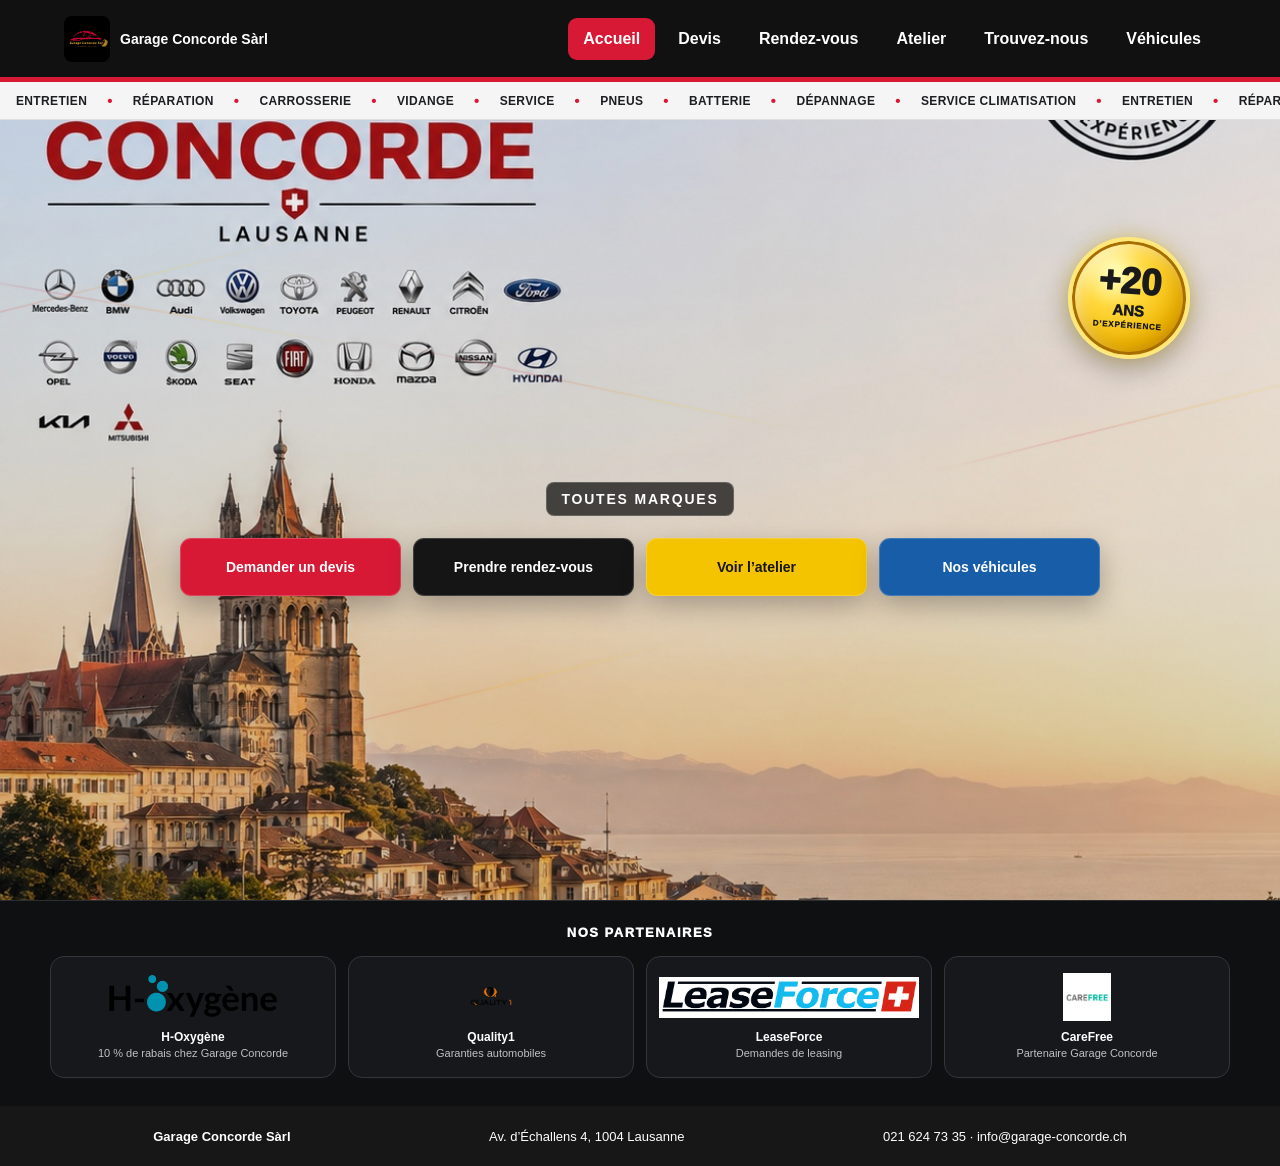
<file: index.html>
<!doctype html>
<html lang="fr"><head><meta charset="utf-8"><meta name="viewport" content="width=device-width,initial-scale=1">
<title>Garage Concorde Sàrl | Lausanne</title><link rel="stylesheet" href="styles.css"></head>
<body>
<header class="site-header">
  <a class="brand" href="index.html"><img src="logo.jpeg" alt="Garage Concorde"><span>Garage Concorde Sàrl</span></a>
  <nav><a class="active" href="index.html">Accueil</a><a href="devis.html">Devis</a><a href="rendez-vous.html">Rendez-vous</a><a href="atelier.html">Atelier</a><a href="trouvez-nous.html">Trouvez-nous</a><a href="https://www.autoscout24.ch/fr/s/seller-1173342" target="_blank" rel="noopener">Véhicules</a></nav>
</header>

<div class="service-ticker-v16" aria-label="Prestations">
  <div class="ticker-track-v16">
    <span>Entretien</span><i>•</i><span>Réparation</span><i>•</i><span>Carrosserie</span><i>•</i>
    <span>Vidange</span><i>•</i><span>Service</span><i>•</i><span>Pneus</span><i>•</i>
    <span>Batterie</span><i>•</i><span>Dépannage</span><i>•</i><span>Service climatisation</span><i>•</i>
    <span>Entretien</span><i>•</i><span>Réparation</span><i>•</i><span>Carrosserie</span><i>•</i>
    <span>Vidange</span><i>•</i><span>Service</span><i>•</i><span>Pneus</span><i>•</i>
    <span>Batterie</span><i>•</i><span>Dépannage</span><i>•</i><span>Service climatisation</span>
  </div>
</div>




<main class="home-v15">
  <section class="hero-v15">
    <div class="hero-photo-v15" aria-hidden="true"></div>

    <div class="spark-lines" aria-hidden="true">
      <span class="spark s1"></span>
      <span class="spark s2"></span>
      <span class="spark s3"></span>
      <span class="spark s4"></span>
      <span class="spark s5"></span>
    </div>

    <div class="experience-badge-v15" aria-label="Plus de 20 ans d'expérience">
      <span class="plus">+20</span>
      <span class="years">ANS</span>
      <small>D’EXPÉRIENCE</small>
    </div>

    <div class="hero-content-v15">
      <div class="small-title-v15">TOUTES MARQUES</div>

      <div class="main-actions-v15">
        <a class="main-btn-v15 red" href="devis.html">Demander un devis</a>
        <a class="main-btn-v15 black" href="rendez-vous.html">Prendre rendez-vous</a>
        <a class="main-btn-v15 gold" href="atelier.html">Voir l’atelier</a>
        <a class="main-btn-v15 blue" href="https://www.autoscout24.ch/fr/s/seller-1173342" target="_blank" rel="noopener">Nos véhicules</a>
      </div>
    </div>
  </section>

<section class="partners-section-v16">
  <div class="partners-inner-v16">
    <div class="partners-title-v16">NOS PARTENAIRES</div>
    <div class="partner-grid-v16">
      <div class="partner-card-v16">
        <img src="h-oxygene.png" alt="H-Oxygène">
        <p><strong>H-Oxygène</strong><br><span>10 % de rabais chez Garage Concorde</span></p>
      </div>
      <div class="partner-card-v16">
        <img src="quality1.png" alt="Quality1">
        <p><strong>Quality1</strong><br><span>Garanties automobiles</span></p>
      </div>
      <div class="partner-card-v16">
        <img src="leaseforce.png" alt="LeaseForce">
        <p><strong>LeaseForce</strong><br><span>Demandes de leasing</span></p>
      </div>
      <div class="partner-card-v16">
        <img src="carefree.png" alt="CareFree">
        <p><strong>CareFree</strong><br><span>Partenaire Garage Concorde</span></p>
      </div>
    </div>
  </div>
</section>

</main>



<footer><b>Garage Concorde Sàrl</b><span>Av. d’Échallens 4, 1004 Lausanne</span><span>021 624 73 35 · info@garage-concorde.ch</span></footer>
</body></html>
</file>
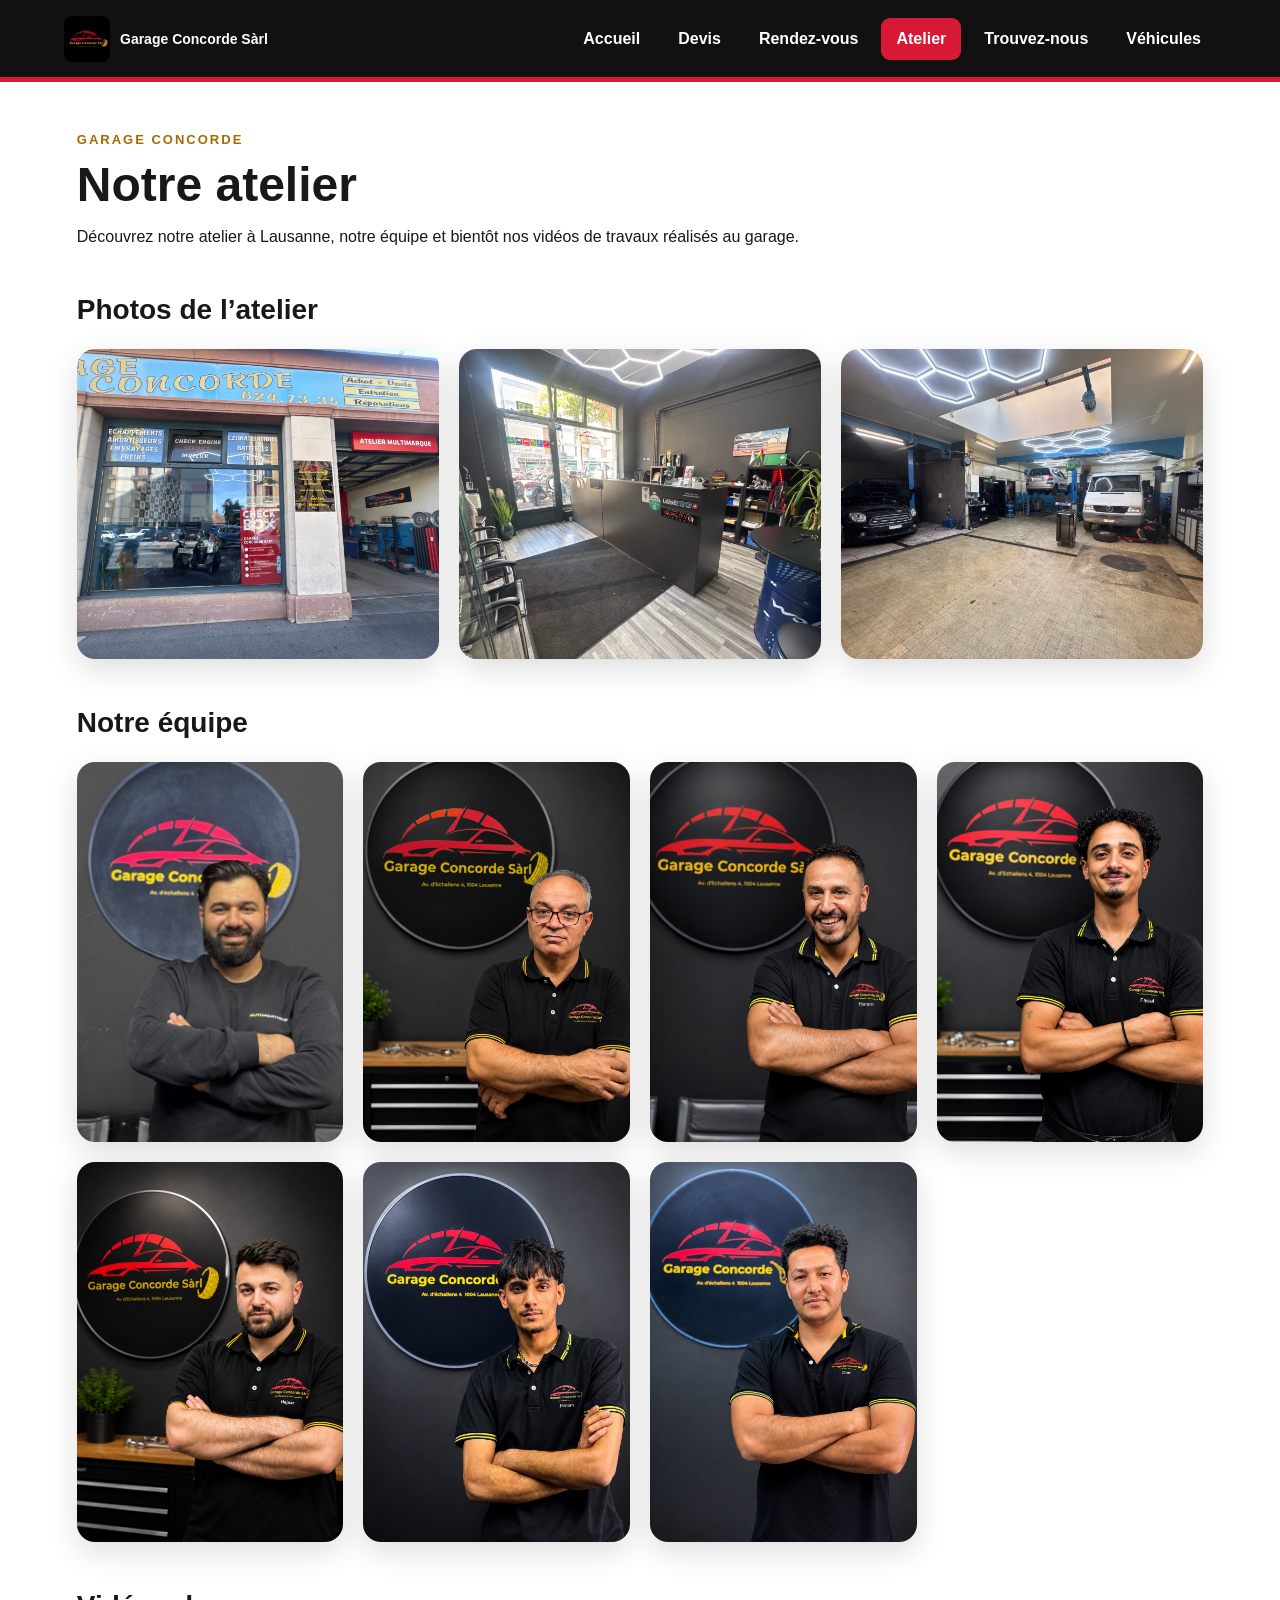
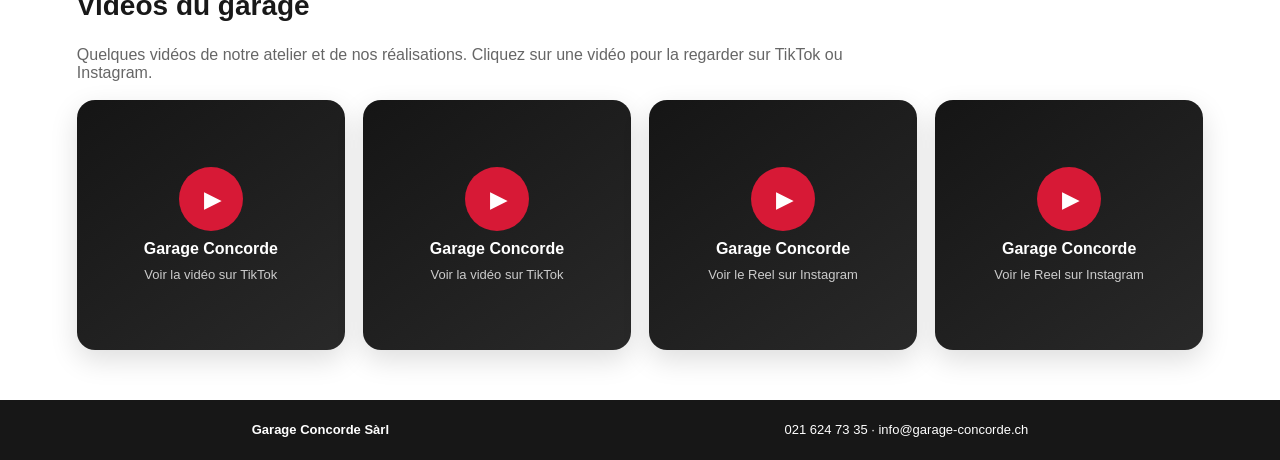
<file: atelier.html>
<!doctype html>
<html lang="fr"><head><meta charset="utf-8"><meta name="viewport" content="width=device-width,initial-scale=1">
<title>Atelier | Garage Concorde</title><link rel="stylesheet" href="styles.css"></head><body>
<header class="site-header">
<a class="brand" href="index.html"><img src="logo.jpeg" alt="Garage Concorde"><span>Garage Concorde Sàrl</span></a>
<nav><a href="index.html">Accueil</a><a href="devis.html">Devis</a><a href="rendez-vous.html">Rendez-vous</a><a class="active" href="atelier.html">Atelier</a><a href="trouvez-nous.html">Trouvez-nous</a><a href="https://www.autoscout24.ch/fr/s/seller-1173342" target="_blank" rel="noopener">Véhicules</a></nav>
</header>

<main class="page">
<section>
<div class="kicker">GARAGE CONCORDE</div>
<h1>Notre atelier</h1>
<p>Découvrez notre atelier à Lausanne, notre équipe et bientôt nos vidéos de travaux réalisés au garage.</p>

<h2>Photos de l’atelier</h2>
<div class="gallery workshop">
<img src="atelier_exterieur.jpeg" alt="Extérieur Garage Concorde">
<img src="reception.jpeg" alt="Réception Garage Concorde">
<img src="atelier_interieur.jpeg" alt="Atelier Garage Concorde">
</div>

<h2>Notre équipe</h2>
<div class="gallery team">
<img src="equipe1.jpeg" alt="Équipe Garage Concorde">
<img src="equipe2.jpeg" alt="Équipe Garage Concorde">
<img src="equipe3.jpeg" alt="Équipe Garage Concorde">
<img src="equipe4.jpeg" alt="Équipe Garage Concorde">
<img src="equipe5.jpeg" alt="Équipe Garage Concorde">
<img src="equipe6.jpeg" alt="Équipe Garage Concorde">
<img src="equipe7.jpeg" alt="Équipe Garage Concorde">
</div>

<h2>Vidéos du garage</h2>
<p class="video-note">Quelques vidéos de notre atelier et de nos réalisations. Cliquez sur une vidéo pour la regarder sur TikTok ou Instagram.</p>
<div class="video-grid social-videos">
  <a class="video-placeholder social-card" href="https://vm.tiktok.com/ZN8NX8Mjj/" target="_blank" rel="noopener">
    <div class="play">▶</div><b>Garage Concorde</b><span>Voir la vidéo sur TikTok</span>
  </a>
  <a class="video-placeholder social-card" href="https://vm.tiktok.com/ZN8NXe5bf/" target="_blank" rel="noopener">
    <div class="play">▶</div><b>Garage Concorde</b><span>Voir la vidéo sur TikTok</span>
  </a>
  <a class="video-placeholder social-card" href="https://www.instagram.com/reel/DZ7Iu7CMooi/?igsi=MWtneWdhbWY5dnN4eQ==" target="_blank" rel="noopener">
    <div class="play">▶</div><b>Garage Concorde</b><span>Voir le Reel sur Instagram</span>
  </a>
  <a class="video-placeholder social-card" href="https://www.instagram.com/reel/DYmOgGfsqbK/?igsi=bDZkdmNtcnhhYTBz" target="_blank" rel="noopener">
    <div class="play">▶</div><b>Garage Concorde</b><span>Voir le Reel sur Instagram</span>
  </a>
</div>
</section>
</main>

<footer><b>Garage Concorde Sàrl</b><span>021 624 73 35 · info@garage-concorde.ch</span></footer>
</body></html>
</file>
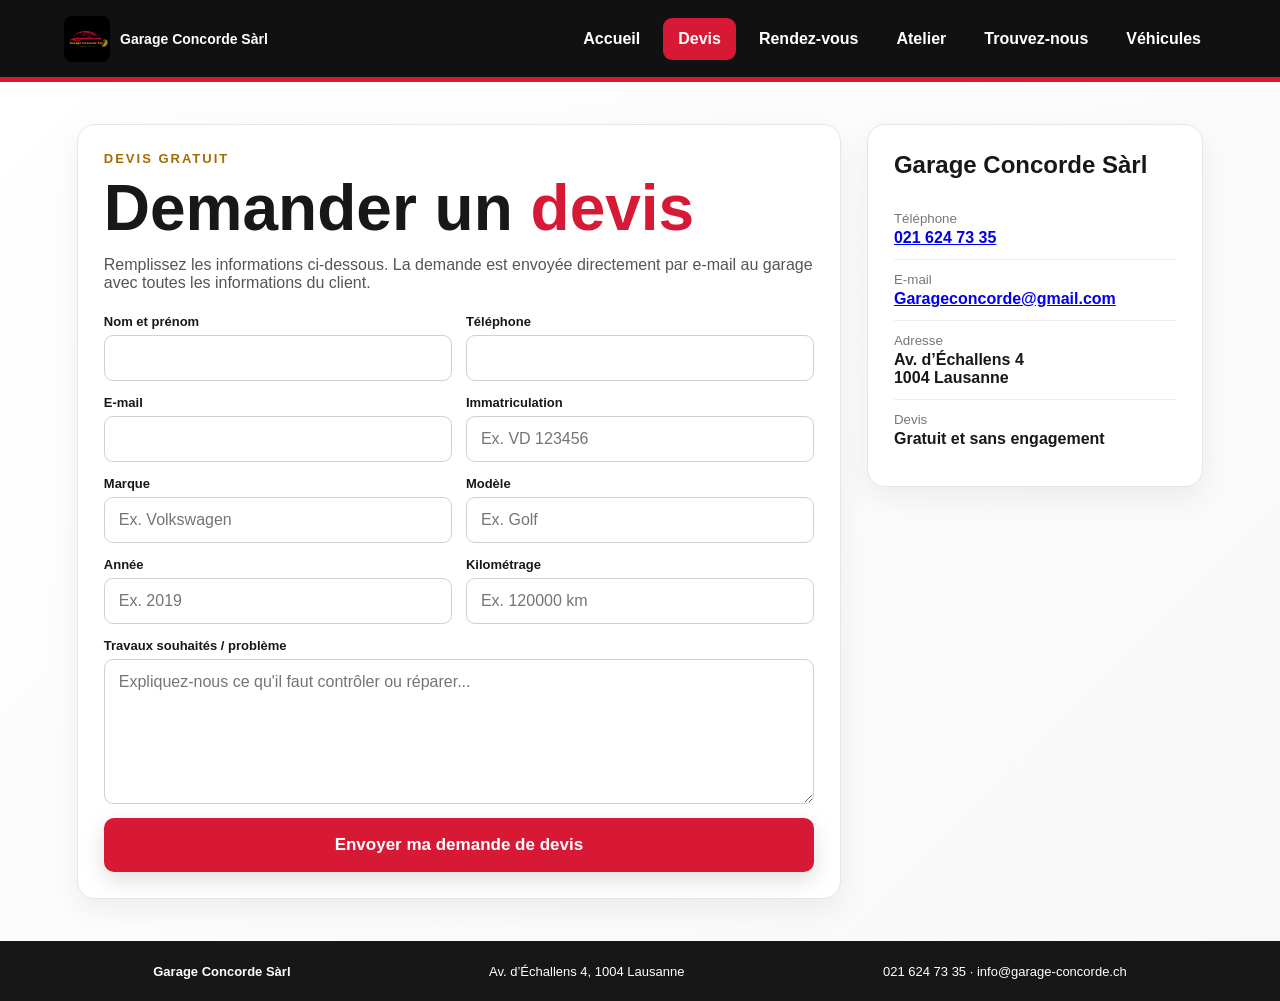
<file: devis.html>
<!doctype html>
<html lang="fr">
<head>
<meta charset="utf-8">
<meta name="viewport" content="width=device-width,initial-scale=1">
<title>Devis | Garage Concorde Sàrl</title>
<link rel="stylesheet" href="styles.css">
<style>
.quote-wrap{min-height:calc(100vh - 142px);padding:42px max(6vw,25px);background:linear-gradient(135deg,#fff,#f8f8f8)}
.quote-grid{display:grid;grid-template-columns:minmax(0,1.25fr) minmax(280px,.55fr);gap:26px;align-items:start}
.quote-card,.info-card{background:#fff;border:1px solid #e6e6e6;border-radius:18px;box-shadow:0 10px 30px #00000010;padding:26px}
.quote-card h1{font-size:clamp(40px,5vw,64px);margin:0 0 10px;line-height:1}
.quote-card h1 span{color:#d71936}
.quote-card>p{color:#555;max-width:720px}
.form-grid{display:grid;grid-template-columns:1fr 1fr;gap:14px;margin-top:22px}
.field{display:flex;flex-direction:column;gap:6px}
.field.full{grid-column:1/-1}
.field label{font-weight:800;font-size:13px}
.field input,.field textarea,.field select{width:100%;padding:13px 14px;border:1px solid #cfd1d5;border-radius:9px;background:#fff;font:inherit}
.field textarea{min-height:145px;resize:vertical}
.submit{width:100%;border:0;cursor:pointer}
.info-card h2{margin-top:0}
.info-line{padding:12px 0;border-bottom:1px solid #eee}
.info-line:last-child{border-bottom:0}
.info-line small{display:block;color:#777;margin-bottom:3px}
@media(max-width:820px){.quote-grid{grid-template-columns:1fr}.form-grid{grid-template-columns:1fr}.field.full{grid-column:auto}}
</style>
</head>
<body>
<header class="site-header">
  <a class="brand" href="index.html"><img src="logo.jpeg" alt="Garage Concorde"><span>Garage Concorde Sàrl</span></a>
  <nav><a href="index.html">Accueil</a><a class="active" href="devis.html">Devis</a><a href="rendez-vous.html">Rendez-vous</a><a href="atelier.html">Atelier</a><a href="trouvez-nous.html">Trouvez-nous</a><a href="https://www.autoscout24.ch/fr/s/seller-1173342" target="_blank" rel="noopener">Véhicules</a></nav>
</header>

<main class="quote-wrap">
<div class="quote-grid">
<section class="quote-card">
  <div class="kicker">DEVIS GRATUIT</div>
  <h1>Demander un <span>devis</span></h1>
  <p>Remplissez les informations ci-dessous. La demande est envoyée directement par e-mail au garage avec toutes les informations du client.</p>

  <form action="https://formsubmit.co/Garageconcorde@gmail.com" method="POST">
    <input type="hidden" name="_subject" value="Nouvelle demande de devis - Garage Concorde">
    <input type="hidden" name="_template" value="table">
    <input type="hidden" name="_captcha" value="false">
    <input type="hidden" name="_autoresponse" value="Bonjour, nous avons bien reçu votre demande de devis. Notre équipe va l'examiner et vous contactera dans les meilleurs délais. Garage Concorde Sàrl - Av. d'Échallens 4, 1004 Lausanne - 021 624 73 35 - info@garage-concorde.ch">
    <input type="hidden" name="_next" value="https://garage-concorde-ch-lausanne.vercel.app/devis.html?envoye=1">
    <div class="form-grid">
      <div class="field"><label>Nom et prénom</label><input name="Nom et prénom" required></div>
      <div class="field"><label>Téléphone</label><input name="Téléphone" type="tel" required></div>
      <div class="field"><label>E-mail</label><input name="email" type="email" required></div>
      <div class="field"><label>Immatriculation</label><input name="Immatriculation" placeholder="Ex. VD 123456"></div>
      <div class="field"><label>Marque</label><input name="Marque" placeholder="Ex. Volkswagen"></div>
      <div class="field"><label>Modèle</label><input name="Modèle" placeholder="Ex. Golf"></div>
      <div class="field"><label>Année</label><input name="Année" placeholder="Ex. 2019"></div>
      <div class="field"><label>Kilométrage</label><input name="Kilométrage" placeholder="Ex. 120000 km"></div>
      <div class="field full"><label>Travaux souhaités / problème</label><textarea name="Travaux / problème" required placeholder="Expliquez-nous ce qu'il faut contrôler ou réparer..."></textarea></div>
      <div class="field full"><button class="big red submit" type="submit">Envoyer ma demande de devis</button></div>
    </div>
  </form>
</section>

<aside class="info-card">
  <h2>Garage Concorde Sàrl</h2>
  <div class="info-line"><small>Téléphone</small><b><a href="tel:+41216247335">021 624 73 35</a></b></div>
  <div class="info-line"><small>E-mail</small><b><a href="mailto:info@garage-concorde.ch">Garageconcorde@gmail.com</a></b></div>
  <div class="info-line"><small>Adresse</small><b>Av. d’Échallens 4<br>1004 Lausanne</b></div>
  <div class="info-line"><small>Devis</small><b>Gratuit et sans engagement</b></div>
</aside>
</div>
</main>

<footer><b>Garage Concorde Sàrl</b><span>Av. d’Échallens 4, 1004 Lausanne</span><span>021 624 73 35 · info@garage-concorde.ch</span></footer>


<script>
const params = new URLSearchParams(window.location.search);
if (params.get('envoye') === '1') {
  const box = document.getElementById('successMessage');
  if (box) {
    box.style.display = 'block';
    box.scrollIntoView({behavior:'smooth', block:'center'});
  }
}
</script>
</body>
</html>
</file>
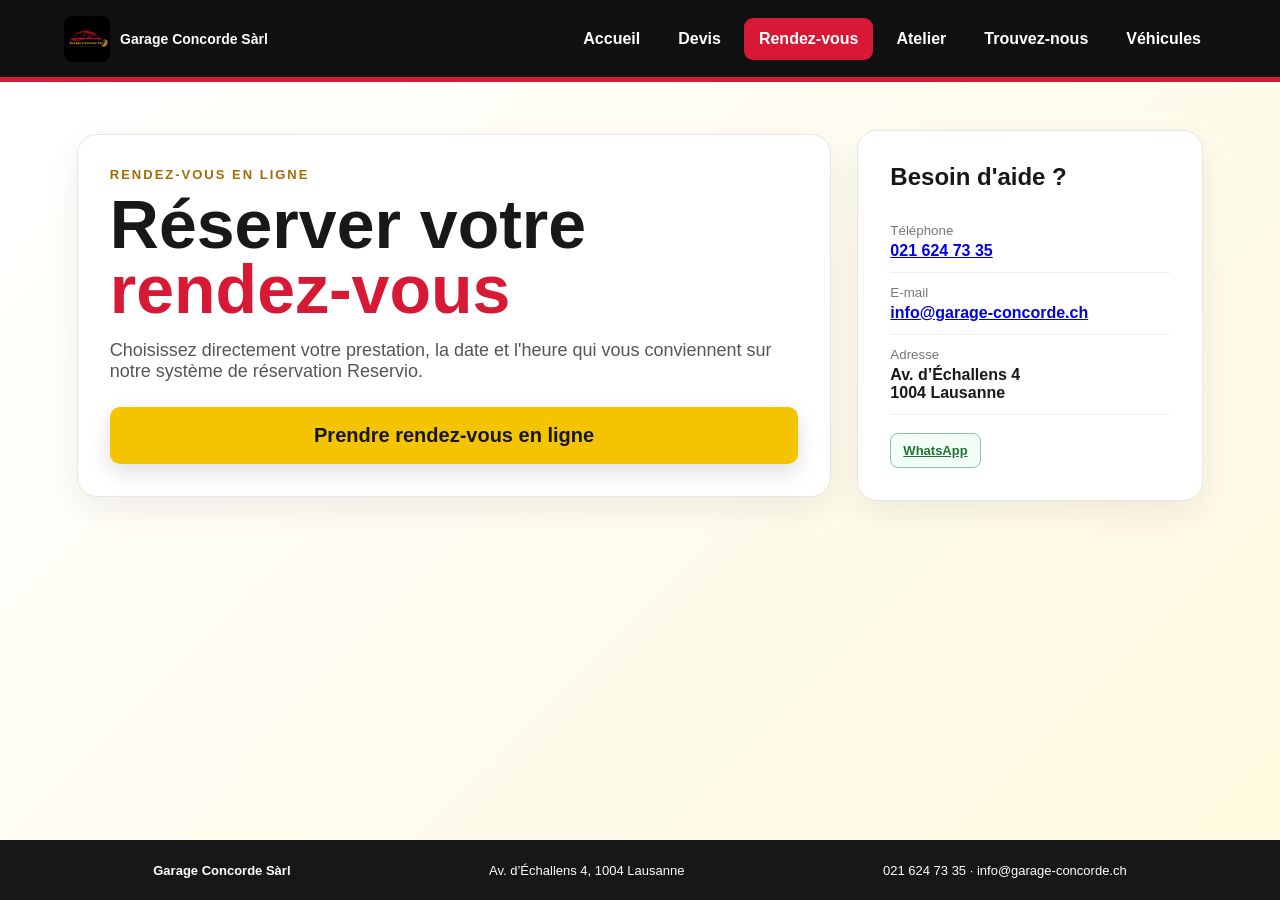
<file: rendez-vous.html>
<!doctype html>
<html lang="fr">
<head>
<meta charset="utf-8">
<meta name="viewport" content="width=device-width,initial-scale=1">
<title>Rendez-vous | Garage Concorde Sàrl</title>
<link rel="stylesheet" href="styles.css">
<style>
.booking-wrap{min-height:calc(100vh - 142px);padding:48px max(6vw,25px);background:linear-gradient(135deg,#fff,#fff9df)}
.booking-grid{display:grid;grid-template-columns:minmax(0,1.2fr) minmax(280px,.55fr);gap:26px;align-items:center}
.booking-card,.contact-card{background:#fff;border:1px solid #e6e6e6;border-radius:20px;box-shadow:0 12px 34px #00000012;padding:32px}
.booking-card h1{font-size:clamp(42px,5.5vw,68px);line-height:.96;margin:8px 0 18px}
.booking-card h1 span{color:#d71936}
.booking-card p{font-size:18px;color:#555;max-width:700px}
.reserve-btn{display:block;width:100%;text-align:center;margin-top:25px;font-size:20px}
.contact-card h2{margin-top:0}
.contact-row{padding:12px 0;border-bottom:1px solid #eee}
.contact-row:last-child{border-bottom:0}
.contact-row small{display:block;color:#777;margin-bottom:4px}
.wa-small{display:inline-block;margin-top:18px;padding:9px 12px;border:1px solid #8bc79c;border-radius:8px;color:#1f7435;background:#f3fff6;font-size:13px;font-weight:800}
@media(max-width:820px){.booking-grid{grid-template-columns:1fr}.booking-card,.contact-card{padding:24px}.reserve-btn{font-size:17px}}
</style>
</head>
<body>
<header class="site-header">
  <a class="brand" href="index.html"><img src="logo.jpeg" alt="Garage Concorde"><span>Garage Concorde Sàrl</span></a>
  <nav><a href="index.html">Accueil</a><a href="devis.html">Devis</a><a class="active" href="rendez-vous.html">Rendez-vous</a><a href="atelier.html">Atelier</a><a href="trouvez-nous.html">Trouvez-nous</a><a href="https://www.autoscout24.ch/fr/s/seller-1173342" target="_blank" rel="noopener">Véhicules</a></nav>
</header>

<main class="booking-wrap">
<div class="booking-grid">
<section class="booking-card">
  <div class="kicker">RENDEZ-VOUS EN LIGNE</div>
  <h1>Réserver votre <span>rendez-vous</span></h1>
  <p>Choisissez directement votre prestation, la date et l'heure qui vous conviennent sur notre système de réservation Reservio.</p>
  <a class="big gold reserve-btn" target="_blank" rel="noopener" href="https://garage-concorde-sarl.reservio.com/booking">Prendre rendez-vous en ligne</a>
</section>

<aside class="contact-card">
  <h2>Besoin d'aide ?</h2>
  <div class="contact-row"><small>Téléphone</small><b><a href="tel:+41216247335">021 624 73 35</a></b></div>
  <div class="contact-row"><small>E-mail</small><b><a href="mailto:info@garage-concorde.ch">info@garage-concorde.ch</a></b></div>
  <div class="contact-row"><small>Adresse</small><b>Av. d’Échallens 4<br>1004 Lausanne</b></div>
  <a class="wa-small" target="_blank" rel="noopener" href="https://wa.me/41766165299">WhatsApp</a>
</aside>
</div>
</main>

<footer><b>Garage Concorde Sàrl</b><span>Av. d’Échallens 4, 1004 Lausanne</span><span>021 624 73 35 · info@garage-concorde.ch</span></footer>
</body>
</html>
</file>
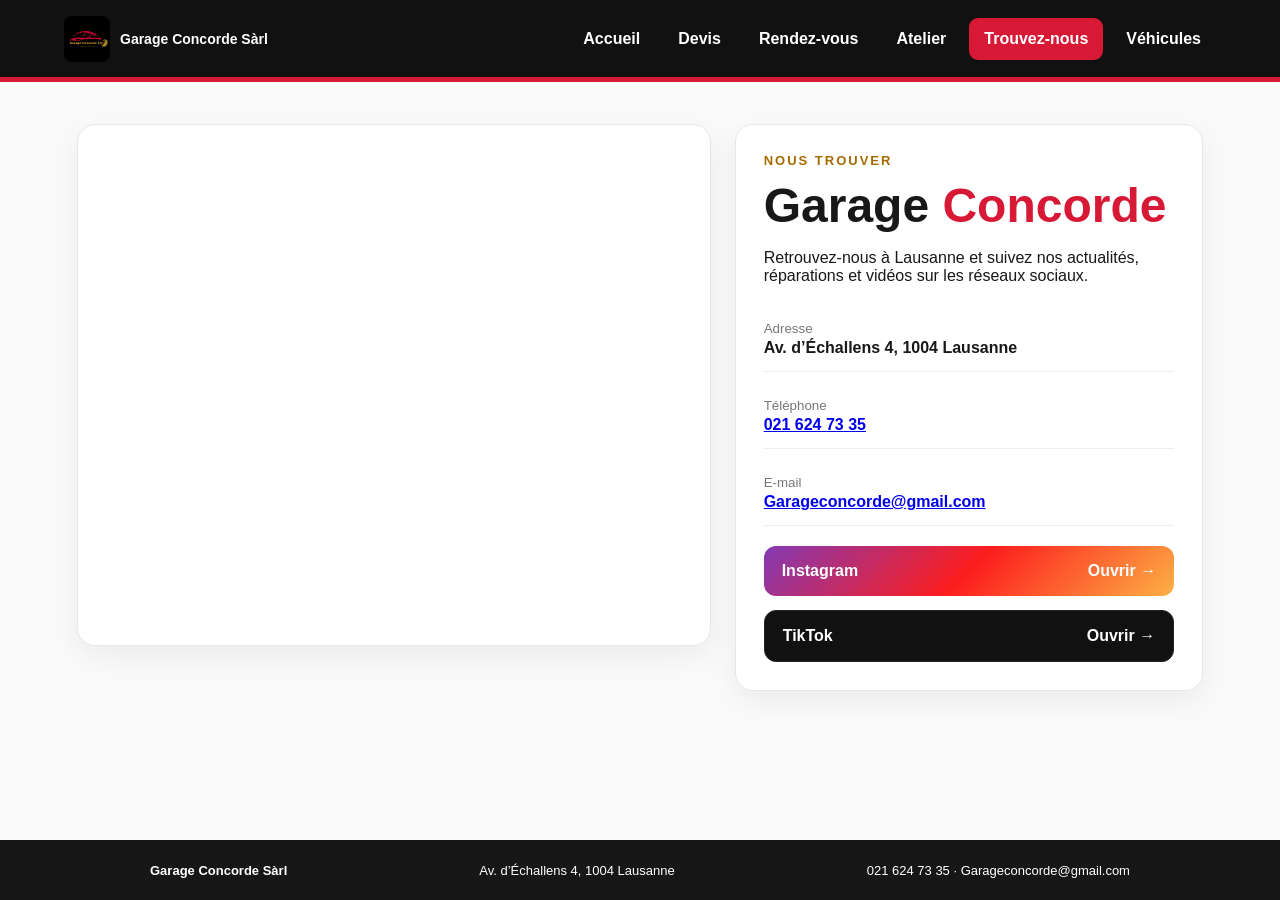
<file: trouvez-nous.html>
<!doctype html>
<html lang="fr"><head><meta charset="utf-8"><meta name="viewport" content="width=device-width,initial-scale=1">
<title>Trouvez-nous | Garage Concorde Sàrl</title><link rel="stylesheet" href="styles.css">
<style>
.find-wrap{min-height:calc(100vh - 142px);padding:42px max(6vw,25px);background:#fafafa}
.find-grid{display:grid;grid-template-columns:1.15fr .85fr;gap:24px;align-items:start}
.map-card,.social-card-box{background:#fff;border:1px solid #e7e7e7;border-radius:18px;box-shadow:0 10px 30px #00000010;overflow:hidden}
.map-card iframe{width:100%;height:520px;border:0;display:block}
.social-card-box{padding:28px}
.social-links{display:grid;gap:14px;margin-top:20px}
.social-link{display:flex;align-items:center;justify-content:space-between;padding:16px 18px;border-radius:12px;font-weight:900;text-decoration:none}
.insta{background:linear-gradient(135deg,#833ab4,#fd1d1d,#fcb045);color:#fff}
.tiktok{background:#111;color:#fff;border:1px solid #222}
.find-info{margin-top:22px;display:grid;gap:12px}
.find-info div{padding:14px 0;border-bottom:1px solid #eee}
.find-info small{display:block;color:#777;margin-bottom:3px}
@media(max-width:850px){.find-grid{grid-template-columns:1fr}.map-card iframe{height:360px}}
</style></head><body>
<header class="site-header">
<a class="brand" href="index.html"><img src="logo.jpeg" alt="Garage Concorde"><span>Garage Concorde Sàrl</span></a>
<nav><a href="index.html">Accueil</a><a href="devis.html">Devis</a><a href="rendez-vous.html">Rendez-vous</a><a href="atelier.html">Atelier</a><a class="active" href="trouvez-nous.html">Trouvez-nous</a><a href="https://www.autoscout24.ch/fr/s/seller-1173342" target="_blank" rel="noopener">Véhicules</a></nav>
</header>

<main class="find-wrap">
<div class="find-grid">
<section class="map-card">
<iframe src="https://www.google.com/maps?q=Garage%20Concorde%20S%C3%A0rl%2C%20Av.%20d%27%C3%89challens%204%2C%201004%20Lausanne&output=embed" loading="lazy" referrerpolicy="no-referrer-when-downgrade" title="Carte Garage Concorde"></iframe>
</section>

<aside class="social-card-box">
<div class="kicker">NOUS TROUVER</div>
<h1 style="font-size:48px;margin:8px 0 12px">Garage <span style="color:#d71936">Concorde</span></h1>
<p>Retrouvez-nous à Lausanne et suivez nos actualités, réparations et vidéos sur les réseaux sociaux.</p>

<div class="find-info">
<div><small>Adresse</small><b>Av. d’Échallens 4, 1004 Lausanne</b></div>
<div><small>Téléphone</small><b><a href="tel:+41216247335">021 624 73 35</a></b></div>
<div><small>E-mail</small><b><a href="mailto:Garageconcorde@gmail.com">Garageconcorde@gmail.com</a></b></div>
</div>

<div class="social-links">
<a class="social-link insta" href="https://www.instagram.com/garageconcorde?igsi=ZG5kdzBwaTA3NW8z&utm_source=qr" target="_blank" rel="noopener"><span>Instagram</span><span>Ouvrir →</span></a>
<a class="social-link tiktok" href="https://www.tiktok.com/@garage_concorde?_r=1&_t=ZN-99CX6fC4UCs" target="_blank" rel="noopener"><span>TikTok</span><span>Ouvrir →</span></a>
</div>
</aside>
</div>
</main>

<footer><b>Garage Concorde Sàrl</b><span>Av. d’Échallens 4, 1004 Lausanne</span><span>021 624 73 35 · Garageconcorde@gmail.com</span></footer>
</body></html>
</file>
<file: styles.css>
*{box-sizing:border-box}html,body{margin:0;font-family:Arial,Helvetica,sans-serif;color:#181818;background:#fff}
.site-header{height:82px;display:flex;align-items:center;justify-content:space-between;padding:0 max(5vw,22px);background:#111;border-bottom:5px solid #d71936;position:relative;z-index:10}
.brand{display:flex;align-items:center;gap:10px;text-decoration:none;color:#fff;font-weight:800;font-size:14px}.brand img{width:46px;height:46px;object-fit:contain;border-radius:8px}.brand span{white-space:nowrap}
nav{display:flex;gap:8px}nav a{color:#fff;text-decoration:none;font-weight:800;padding:12px 15px;border-radius:9px;transition:.2s}nav a:hover,nav a.active{background:#d71936}
.home{min-height:calc(100vh - 142px);overflow:hidden}.hero{min-height:calc(100vh - 142px);position:relative;display:grid;grid-template-columns:minmax(0,1.4fr) minmax(240px,.6fr);gap:45px;align-items:center;padding:48px max(6vw,25px);background:linear-gradient(125deg,#fff 0%,#fff 60%,#fff8e5 100%)}
.hero-copy{position:relative;z-index:2;max-width:850px}.kicker{font-size:13px;letter-spacing:2px;color:#a66b00;font-weight:900;margin-bottom:10px}.hero h1{font-size:clamp(42px,6.2vw,88px);line-height:.9;margin:0 0 22px;font-weight:950;letter-spacing:-3px}.hero h1 span{display:block;color:#d71936}.hero p{font-size:clamp(16px,1.4vw,20px);line-height:1.55;max-width:760px}
.features{display:grid;grid-template-columns:repeat(2,minmax(160px,1fr));gap:10px;margin:25px 0}.features b{padding:13px 15px;background:#fff;border:1px solid #eee;border-radius:10px;box-shadow:0 6px 18px #0000000c}
.actions{display:flex;gap:12px;flex-wrap:wrap;margin-top:25px}.big{font-size:17px;font-weight:900;padding:17px 22px;border-radius:10px;text-decoration:none;box-shadow:0 8px 22px #0002;transition:.2s}.big:hover{transform:translateY(-2px)}.red{background:#d71936;color:#fff}.dark{background:#171717;color:#fff}.gold{background:#f5c400;color:#171717}
.promo{position:relative;z-index:2;display:flex;justify-content:center}.promo img{width:min(100%,390px);max-height:390px;object-fit:contain;border-radius:20px;box-shadow:0 18px 45px #0002;background:#fff}
.decor{position:absolute;inset:0;overflow:hidden;pointer-events:none;opacity:.09}.gear{position:absolute;font-size:130px;animation:spin 22s linear infinite}.gear-a{right:37%;top:7%}.gear-b{left:2%;bottom:0;font-size:90px;animation-direction:reverse}.wheel{position:absolute;width:115px;height:115px;border:15px solid #111;border-radius:50%;box-shadow:inset 0 0 0 5px #d71936;animation:spin 14s linear infinite}.wheel:after{content:"";position:absolute;inset:28px;border:7px dashed #111;border-radius:50%}.wheel-a{right:5%;bottom:4%}.wheel-b{right:30%;bottom:-40px;width:85px;height:85px}.wrench{position:absolute;right:45%;bottom:15%;font-size:75px;animation:sway 5s ease-in-out infinite}
@keyframes spin{to{transform:rotate(360deg)}}@keyframes sway{0%,100%{transform:rotate(-12deg)}50%{transform:rotate(12deg)}}
footer{min-height:60px;background:#171717;color:#fff;display:flex;align-items:center;justify-content:space-around;gap:20px;padding:16px 5vw;font-size:13px}
.page{padding:50px max(6vw,25px);min-height:calc(100vh - 142px)}.page h1{font-size:48px;margin:5px 0}.page h2{margin-top:48px;font-size:28px}.gallery{display:grid;gap:20px}.gallery.workshop{grid-template-columns:repeat(3,1fr)}.gallery.team{grid-template-columns:repeat(4,1fr)}.gallery img{width:100%;height:310px;object-fit:cover;border-radius:18px;box-shadow:0 10px 30px #0002}.gallery.team img{height:380px;object-position:center top}
@media(max-width:800px){
 .site-header{height:auto;min-height:76px;padding:10px 14px;align-items:flex-start}.brand span{font-size:11px}.brand img{width:38px;height:38px}nav{gap:2px;flex-wrap:wrap;justify-content:flex-end}nav a{font-size:12px;padding:8px 7px}
 .hero{grid-template-columns:1fr;gap:24px;padding:34px 20px;min-height:auto}.hero h1{font-size:49px;letter-spacing:-2px}.hero p{font-size:16px}.features{grid-template-columns:1fr 1fr}.features b{font-size:13px;padding:10px}.promo img{max-height:210px}.actions{display:grid;grid-template-columns:1fr}.big{text-align:center;font-size:16px;padding:16px}.decor{opacity:.055}
 footer{flex-direction:column;text-align:center}.gallery.workshop,.gallery.team{grid-template-columns:1fr 1fr}.gallery img,.gallery.team img{height:270px}
}
@media(max-width:480px){.brand span{display:none}.hero h1{font-size:43px}.gallery.workshop,.gallery.team{grid-template-columns:1fr}.gallery img,.gallery.team img{height:auto}}
@media(prefers-reduced-motion:reduce){.gear,.wheel,.wrench{animation:none}}


/* V4 - animation automobile professionnelle, discrète */
.pro-motion{position:absolute;inset:0;overflow:hidden;pointer-events:none;opacity:.10}
.rotor{position:absolute;border:8px solid #161616;border-radius:50%;box-shadow:
inset 0 0 0 8px #d71936,
inset 0 0 0 22px transparent,
0 0 0 1px rgba(0,0,0,.15);
animation:rotorSpin 28s linear infinite}
.rotor:before{content:"";position:absolute;inset:19%;border:4px dashed #161616;border-radius:50%}
.rotor:after{content:"";position:absolute;inset:39%;background:#161616;border-radius:50%}
.rotor span{position:absolute;left:50%;top:50%;width:74%;height:5px;background:#161616;transform:translate(-50%,-50%)}
.rotor-one{width:260px;height:260px;right:35%;top:8%}
.rotor-two{width:160px;height:160px;left:2%;bottom:5%;animation-direction:reverse;animation-duration:34s}
.diag-line{position:absolute;left:-20%;right:-20%;top:61%;height:2px;background:linear-gradient(90deg,transparent,#d71936,#f5c400,#d71936,transparent);animation:scanMove 9s ease-in-out infinite}
.pulse{position:absolute;width:9px;height:9px;border-radius:50%;background:#d71936;box-shadow:0 0 0 0 rgba(215,25,54,.28);animation:pulse 4s ease-out infinite}
.p1{right:27%;top:34%}.p2{right:43%;top:70%;animation-delay:1.4s}.p3{left:18%;top:22%;animation-delay:2.6s}
@keyframes rotorSpin{to{transform:rotate(360deg)}}
@keyframes scanMove{0%,100%{transform:translateY(-45px);opacity:.25}50%{transform:translateY(45px);opacity:.7}}
@keyframes pulse{0%{box-shadow:0 0 0 0 rgba(215,25,54,.32)}70%{box-shadow:0 0 0 35px rgba(215,25,54,0)}100%{box-shadow:0 0 0 0 rgba(215,25,54,0)}}

.video-note{color:#666;max-width:800px}
.video-grid{display:grid;grid-template-columns:repeat(3,1fr);gap:18px;margin-top:18px}
.video-placeholder{min-height:250px;border-radius:18px;background:linear-gradient(145deg,#151515,#292929);color:#fff;display:flex;flex-direction:column;align-items:center;justify-content:center;gap:9px;box-shadow:0 10px 28px #0002}
.video-placeholder .play{width:64px;height:64px;border-radius:50%;display:grid;place-items:center;background:#d71936;font-size:23px;padding-left:4px}
.video-placeholder span{font-size:13px;color:#ccc}
@media(max-width:800px){
  .pro-motion{opacity:.05}
  .rotor-one{width:180px;height:180px;right:-35px;top:11%}
  .rotor-two{width:110px;height:110px;left:-25px;bottom:10%}
  .video-grid{grid-template-columns:1fr}
}
@media(prefers-reduced-motion:reduce){
  .rotor,.diag-line,.pulse{animation:none}
}

.social-card{text-decoration:none;transition:transform .25s ease,box-shadow .25s ease}
.social-card:hover{transform:translateY(-5px);box-shadow:0 16px 36px #0004}
.social-videos{grid-template-columns:repeat(4,1fr)}
@media(max-width:1050px){.social-videos{grid-template-columns:repeat(2,1fr)}}
@media(max-width:650px){.social-videos{grid-template-columns:1fr}.video-placeholder{min-height:210px}}

/* V6 - circuit automobile discret */
.pro-motion{display:none!important}
.circuit-motion{position:absolute;inset:0;pointer-events:none;overflow:hidden;opacity:.12}
.track-svg{position:absolute;inset:0;width:100%;height:100%}
.track-shadow{fill:none;stroke:#111;stroke-width:22;stroke-linecap:round;opacity:.16}
.track-line{fill:none;stroke:#d71936;stroke-width:3;stroke-dasharray:12 18;stroke-linecap:round}
.mini-car{position:absolute;font-size:30px;filter:grayscale(.25);opacity:.78}
.car1{animation:circuitCar1 18s linear infinite}
.car2{animation:circuitCar2 23s linear infinite}
.car3{animation:circuitCar3 28s linear infinite}
@keyframes circuitCar1{
  0%{left:2%;top:69%;transform:rotate(-18deg)}
  25%{left:24%;top:35%;transform:rotate(-10deg)}
  50%{left:48%;top:54%;transform:rotate(18deg)}
  75%{left:70%;top:75%;transform:rotate(-8deg)}
  100%{left:94%;top:31%;transform:rotate(-24deg)}
}
@keyframes circuitCar2{
  0%{left:8%;top:72%;transform:rotate(-18deg)}
  25%{left:30%;top:38%;transform:rotate(-7deg)}
  50%{left:53%;top:57%;transform:rotate(17deg)}
  75%{left:74%;top:72%;transform:rotate(-10deg)}
  100%{left:96%;top:30%;transform:rotate(-25deg)}
}
@keyframes circuitCar3{
  0%{left:0;top:74%;transform:rotate(-20deg)}
  25%{left:20%;top:39%;transform:rotate(-6deg)}
  50%{left:45%;top:53%;transform:rotate(15deg)}
  75%{left:68%;top:77%;transform:rotate(-7deg)}
  100%{left:92%;top:33%;transform:rotate(-23deg)}
}
@media(max-width:800px){
  .circuit-motion{opacity:.07}
  .mini-car{font-size:22px}
}
@media(prefers-reduced-motion:reduce){
  .mini-car{animation:none}
}


/* V7 - optimisation téléphone */
@media(max-width:700px){
  body{overflow-x:hidden}
  .site-header{
    position:sticky;top:0;
    padding:10px 12px;
    min-height:72px;
    display:grid;
    grid-template-columns:auto 1fr;
    gap:10px;
    align-items:center
  }
  .brand{gap:8px}
  .brand img{width:40px;height:40px}
  .brand span{font-size:11px;line-height:1.1}
  nav{
    display:flex;
    gap:4px;
    overflow-x:auto;
    white-space:nowrap;
    padding-bottom:2px;
    -webkit-overflow-scrolling:touch
  }
  nav::-webkit-scrollbar{display:none}
  nav a{
    flex:0 0 auto;
    font-size:11px;
    padding:8px 9px;
    border-radius:8px
  }

  .hero{
    display:block;
    min-height:auto;
    padding:24px 16px 120px;
    background:linear-gradient(145deg,#fff 0%,#fff 78%,#fff4cf 100%)
  }
  .hero-copy{max-width:none}
  .kicker{font-size:11px;letter-spacing:1.2px}
  .hero h1{
    font-size:42px;
    line-height:.94;
    letter-spacing:-1.6px;
    margin:8px 0 16px
  }
  .hero p{font-size:15px;line-height:1.45}
  .features{
    grid-template-columns:1fr 1fr;
    gap:8px;
    margin:18px 0
  }
  .features b{
    font-size:12px;
    padding:10px 8px;
    border-radius:8px
  }
  .actions{
    display:grid;
    grid-template-columns:1fr;
    gap:10px;
    margin-top:18px
  }
  .big{
    width:100%;
    text-align:center;
    font-size:15px;
    padding:15px 14px
  }
  .promo{
    margin-top:20px
  }
  .promo img{
    width:100%;
    max-height:220px;
    object-fit:contain
  }

  .circuit-motion{opacity:.04}
  .mini-car{font-size:18px}

  footer{
    flex-direction:column;
    text-align:center;
    gap:8px;
    padding:18px 14px;
    font-size:12px
  }

  .page,
  .quote-wrap,
  .booking-wrap,
  .find-wrap{
    padding:28px 14px!important
  }

  .page h1,
  .quote-card h1,
  .booking-card h1{
    font-size:38px!important
  }
  .page h2{font-size:24px}

  .gallery.workshop,
  .gallery.team{
    grid-template-columns:1fr!important
  }
  .gallery img,
  .gallery.team img{
    height:auto!important;
    max-height:none;
    object-fit:cover
  }

  .video-grid,
  .social-videos{
    grid-template-columns:1fr!important
  }

  .quote-grid,
  .booking-grid,
  .find-grid{
    grid-template-columns:1fr!important
  }

  .quote-card,
  .info-card,
  .booking-card,
  .contact-card,
  .social-card-box{
    padding:20px!important
  }

  .form-grid{
    grid-template-columns:1fr!important
  }
  .field.full{grid-column:auto!important}

  input,textarea,select{
    font-size:16px!important
  }

  .map-card iframe{
    height:300px!important
  }

  .social-links{gap:10px}
  .social-link{
    padding:14px 15px!important;
    font-size:14px
  }
}

@media(max-width:420px){
  .site-header{
    grid-template-columns:1fr;
    align-items:start
  }
  .brand span{display:block}
  nav{width:100%}
  .hero h1{font-size:36px}
  .features{grid-template-columns:1fr}
  .promo img{max-height:190px}
}


/* V8 - prestations professionnelles, lignes lumineuses et AutoScout24 */
.circuit-motion,.mini-car,.track-svg{display:none!important}
.light-lines{position:absolute;inset:0;overflow:hidden;pointer-events:none;z-index:0}
.light-line{position:absolute;left:-15%;width:130%;height:3px;border-radius:999px;filter:blur(.2px);opacity:.55;transform:rotate(-8deg);animation:glideLine 9s ease-in-out infinite}
.red-line{top:28%;background:linear-gradient(90deg,transparent,#d71936,#ff4b55,transparent);box-shadow:0 0 15px rgba(215,25,54,.45)}
.gold-line{top:52%;background:linear-gradient(90deg,transparent,#f5c400,#ffe46c,transparent);box-shadow:0 0 15px rgba(245,196,0,.38);animation-delay:1.8s}
.white-line{top:74%;background:linear-gradient(90deg,transparent,#fff,#dfe3e8,transparent);box-shadow:0 0 18px rgba(255,255,255,.8);animation-delay:3.2s}
@keyframes glideLine{
  0%,100%{transform:translateX(-3%) rotate(-8deg);opacity:.25}
  50%{transform:translateX(3%) rotate(-8deg);opacity:.62}
}
.services-pro{display:grid;grid-template-columns:repeat(2,minmax(0,1fr));gap:10px;margin:24px 0}
.service-pro{display:flex;gap:12px;align-items:center;background:#fff;border:1px solid #ececef;border-radius:12px;padding:13px 14px;box-shadow:0 7px 20px rgba(0,0,0,.035)}
.service-pro strong{display:block;font-size:14px}
.service-pro small{display:block;color:#6c6e75;margin-top:3px;line-height:1.25}
.service-icon{width:34px;height:34px;min-width:34px;border-radius:10px;display:grid;place-items:center;background:#fff4f5;border:1px solid #ffd7da;font-size:17px}
.autoscout{background:#1c5ca8;color:#fff}
.success-message{background:#eaf8ee;border:1px solid #9bd5aa;color:#1f6c34;border-radius:10px;padding:15px 17px;margin:16px 0;font-weight:800}

@media(max-width:700px){
  .light-line{height:2px;opacity:.24}
  .services-pro{grid-template-columns:1fr}
  .service-pro{padding:11px 12px}
  .service-pro strong{font-size:13px}
  .service-pro small{font-size:11px}
  .service-icon{width:31px;height:31px;min-width:31px;font-size:15px}
  .autoscout{width:100%;text-align:center}
}
@media(prefers-reduced-motion:reduce){
  .light-line{animation:none}
}

/* V9 - accueil centré professionnel */
.home-v9{background:#fff;min-height:calc(100vh - 142px);overflow:hidden}
.service-ticker{height:42px;background:#f4f4f5;border-bottom:1px solid #dedee2;overflow:hidden;display:flex;align-items:center;white-space:nowrap}
.ticker-track{display:inline-flex;align-items:center;gap:24px;min-width:max-content;padding-left:20px;animation:tickerMove 28s linear infinite;font-size:13px;font-weight:900;color:#202124;text-transform:uppercase;letter-spacing:.4px}
.ticker-track i{font-style:normal;color:#d71936;font-size:17px}
@keyframes tickerMove{from{transform:translateX(0)}to{transform:translateX(-50%)}}

.hero-v9{position:relative;min-height:calc(100vh - 184px);display:flex;align-items:center;justify-content:center;padding:45px 25px 110px;background:radial-gradient(circle at center,#fff 0%,#fafafa 66%,#f3f3f4 100%);overflow:hidden}
.hero-center{position:relative;z-index:3;text-align:center;width:min(850px,100%)}
.experience{color:#a36c00;font-size:13px;font-weight:900;letter-spacing:2px;margin-bottom:14px}
.hero-center h1{font-size:clamp(58px,8vw,105px);line-height:.86;margin:0;letter-spacing:-4px;font-weight:950}
.hero-center h1 span{display:block;color:#d71936}
.hero-center p{font-size:18px;color:#555;margin:22px 0 28px}
.main-actions{display:grid;grid-template-columns:repeat(4,1fr);gap:11px}
.main-btn{display:grid;place-items:center;min-height:62px;border-radius:11px;padding:12px 14px;font-size:15px;font-weight:900;text-decoration:none;box-shadow:0 8px 25px rgba(0,0,0,.11);transition:.2s}
.main-btn:hover{transform:translateY(-3px)}
.main-btn.red{background:#d71936;color:#fff}.main-btn.black{background:#151515;color:#fff}.main-btn.gold{background:#f5c400;color:#161616}.main-btn.blue{background:#175da8;color:#fff}

.pro-bg{position:absolute;inset:0;pointer-events:none;opacity:.18}
.arc{position:absolute;border:1px solid #aeb1b6;border-radius:50%}
.arc1{width:680px;height:680px;left:-370px;top:-250px}
.arc2{width:580px;height:580px;right:-330px;bottom:-300px;border-color:#d71936}
.grid-glow{position:absolute;inset:0;background-image:linear-gradient(rgba(0,0,0,.025) 1px,transparent 1px),linear-gradient(90deg,rgba(0,0,0,.025) 1px,transparent 1px);background-size:44px 44px;mask-image:radial-gradient(circle at center,#000,transparent 75%)}

.promo-v9{position:absolute;right:28px;bottom:22px;z-index:4;width:155px;background:#fff;border:1px solid #e2e2e5;border-radius:13px;padding:7px;box-shadow:0 8px 25px rgba(0,0,0,.09)}
.promo-v9 span{display:block;font-size:9px;font-weight:900;color:#777;text-align:center;padding:3px}
.promo-v9 img{width:100%;max-height:125px;object-fit:contain;border-radius:8px}

.light-lines,.services-pro,.circuit-motion{display:none!important}

@media(max-width:850px){
 .service-ticker{height:38px}.ticker-track{font-size:11px;gap:18px;animation-duration:24s}
 .hero-v9{min-height:calc(100vh - 150px);padding:34px 16px 150px}
 .experience{font-size:10px;letter-spacing:1.2px}
 .hero-center h1{font-size:58px;letter-spacing:-2.5px}
 .hero-center p{font-size:15px;margin:16px 0 22px}
 .main-actions{grid-template-columns:1fr 1fr;gap:9px}
 .main-btn{min-height:56px;font-size:13px;padding:10px}
 .promo-v9{right:50%;transform:translateX(50%);bottom:14px;width:125px}
 .promo-v9 img{max-height:90px}
 .pro-bg{opacity:.11}
}
@media(max-width:430px){
 .hero-center h1{font-size:49px}
 .main-actions{grid-template-columns:1fr}
 .main-btn{min-height:50px}
 .hero-v9{padding-bottom:145px}
}
@media(prefers-reduced-motion:reduce){.ticker-track{animation:none}}


/* V10 - marques automobiles discrètes en arrière-plan */
.pro-bg{display:none!important}
.brand-motion{
  position:absolute;
  left:0;right:0;
  bottom:88px;
  height:78px;
  overflow:hidden;
  pointer-events:none;
  z-index:1;
  opacity:.18;
  mask-image:linear-gradient(90deg,transparent 0,#000 10%,#000 90%,transparent 100%);
  -webkit-mask-image:linear-gradient(90deg,transparent 0,#000 10%,#000 90%,transparent 100%);
}
.brand-track{
  display:flex;
  align-items:center;
  gap:18px;
  width:max-content;
  animation:brandScroll 42s linear infinite;
}
.brand-track span{
  display:inline-grid;
  place-items:center;
  min-width:118px;
  height:54px;
  padding:0 18px;
  border:1px solid rgba(20,20,20,.16);
  border-radius:14px;
  background:rgba(255,255,255,.62);
  color:#26272a;
  font-size:13px;
  font-weight:900;
  letter-spacing:.2px;
  box-shadow:0 4px 12px rgba(0,0,0,.03);
  backdrop-filter:blur(3px);
}
@keyframes brandScroll{
  from{transform:translateX(0)}
  to{transform:translateX(-50%)}
}

@media(max-width:850px){
  .brand-motion{
    bottom:105px;
    height:58px;
    opacity:.12;
  }
  .brand-track{gap:12px;animation-duration:36s}
  .brand-track span{
    min-width:92px;
    height:42px;
    padding:0 12px;
    font-size:11px;
    border-radius:11px;
  }
}
@media(max-width:430px){
  .brand-motion{bottom:112px;opacity:.10}
}
@media(prefers-reduced-motion:reduce){
  .brand-track{animation:none}
}

.partners-section{background:#fff;padding:28px 22px 34px;border-top:1px solid #ececef}
.partners-inner{max-width:1180px;margin:auto}.partners-title{text-align:center;margin-bottom:20px}
.partners-title span{font-size:11px;font-weight:900;letter-spacing:1.8px;color:#d71936}
.partners-title h2{margin:5px 0 0;font-size:24px}.partner-grid{display:grid;grid-template-columns:repeat(4,1fr);gap:12px}
.partner-card{border:1px solid #e5e5e8;border-radius:14px;padding:14px;min-height:145px;display:flex;flex-direction:column;align-items:center;justify-content:center;text-align:center;box-shadow:0 7px 20px rgba(0,0,0,.04)}
.partner-card img{width:100%;height:58px;object-fit:contain;margin-bottom:10px}.partner-card p{font-size:11px;line-height:1.35;color:#666;margin:0}.partner-card strong{color:#222;font-size:12px}
@media(max-width:800px){.partner-grid{grid-template-columns:1fr 1fr}.partner-card{min-height:125px}.partner-card img{height:45px}}

/* V12 - accueil avec la photo Lausanne fournie */
.hero-v12{position:relative;min-height:calc(100vh - 150px);display:flex;align-items:center;justify-content:center;padding:22px 24px 120px;background:#f6f6f6;overflow:hidden}
.hero-photo-v12{width:min(1180px,96vw);max-height:calc(100vh - 245px);object-fit:contain;display:block;border-radius:18px;box-shadow:0 18px 55px rgba(0,0,0,.12)}
.hero-actions-v12{position:absolute;left:50%;bottom:35px;transform:translateX(-50%);z-index:4;width:min(980px,94vw);display:grid;grid-template-columns:repeat(4,1fr);gap:12px}
.hero-actions-v12 .main-btn{text-align:center;display:flex;align-items:center;justify-content:center;min-height:58px}
@media(max-width:760px){.hero-v12{min-height:auto;padding:14px 12px 20px;display:block}.hero-photo-v12{width:100%;max-height:none;border-radius:12px}.hero-actions-v12{position:static;transform:none;width:100%;grid-template-columns:1fr 1fr;margin-top:14px}.hero-actions-v12 .main-btn{min-height:52px;font-size:14px}}
@media(max-width:420px){.hero-actions-v12{grid-template-columns:1fr}}


/* V13 - accueil demandé: aucune roue/clé, tampon jaune, centre simple, éclats discrets */
.hero-v12{display:none!important}
.hero-v13{position:relative;min-height:calc(100vh - 124px);display:grid;place-items:center;overflow:hidden;background:#111;padding:54px 24px 70px;isolation:isolate}
.hero-bg-v13{position:absolute;inset:0;width:100%;height:100%;object-fit:cover;object-position:center 58%;z-index:-3;opacity:1;filter:saturate(1.05) contrast(1.03) brightness(.88)}
.hero-v13:after{content:"";position:absolute;inset:0;z-index:-2;background:linear-gradient(180deg,rgba(0,0,0,.10),rgba(0,0,0,.30))}
.hero-center-v13{width:min(940px,94vw);text-align:center;position:relative;z-index:2}
.experience-stamp{position:absolute;right:-70px;top:-95px;width:138px;height:138px;border-radius:50%;margin:0;background:linear-gradient(145deg,#fff47a 0%,#ffd21a 38%,#d99a00 72%,#fff06a 100%);color:#171717;border:4px solid #fff2a0;display:flex;flex-direction:column;align-items:center;justify-content:center;box-shadow:inset 0 3px 9px rgba(255,255,255,.9),inset 0 -8px 14px rgba(120,75,0,.25),0 10px 28px rgba(0,0,0,.38);transform:rotate(5deg)}
.experience-stamp strong{font-size:44px;line-height:.85}.experience-stamp span{font-size:11px;line-height:1.1;font-weight:950;letter-spacing:1.1px;margin-top:8px}
.all-brands{font-size:clamp(42px,6.6vw,86px);font-weight:950;line-height:.95;letter-spacing:-3px;color:#171717;text-shadow:0 2px 0 rgba(255,255,255,.9)}
.all-brands b{display:block;color:#d71936}
.hero-center-v13>p{font-size:clamp(14px,1.5vw,18px);font-weight:800;color:#343434;margin:18px 0 28px}
.hero-actions-v13{display:grid;grid-template-columns:repeat(4,1fr);gap:12px}
.spark-lines{position:absolute;inset:0;z-index:-1;pointer-events:none;overflow:hidden;opacity:.34}
.spark-lines span{position:absolute;height:2px;width:36vw;min-width:280px;background:linear-gradient(90deg,transparent,rgba(215,25,54,.9),rgba(245,196,0,.9),transparent);box-shadow:0 0 14px rgba(215,25,54,.25);transform:rotate(-14deg);animation:sparkSweep 9s ease-in-out infinite}
.spark-lines span:nth-child(1){left:-12%;top:22%}.spark-lines span:nth-child(2){right:-10%;top:34%;animation-delay:1.8s;transform:rotate(12deg)}.spark-lines span:nth-child(3){left:-7%;bottom:25%;animation-delay:3.6s;transform:rotate(10deg)}.spark-lines span:nth-child(4){right:-8%;bottom:18%;animation-delay:5.4s}
@keyframes sparkSweep{0%,100%{opacity:.10;translate:-4% 0}50%{opacity:.75;translate:5% 0}}
@media(max-width:760px){.hero-v13{min-height:calc(100vh - 130px);padding:34px 15px 44px}.hero-bg-v13{object-position:42% center;opacity:1}.experience-stamp{width:108px;height:108px;margin-bottom:18px;border-width:4px}.experience-stamp strong{font-size:34px}.experience-stamp span{font-size:9px}.all-brands{font-size:46px;letter-spacing:-2px}.hero-center-v13>p{font-size:13px;line-height:1.5;margin:15px 0 22px}.hero-actions-v13{grid-template-columns:1fr 1fr;gap:9px}.hero-actions-v13 .main-btn{min-height:54px;font-size:13px}.spark-lines{opacity:.18}}
@media(max-width:430px){.all-brands{font-size:39px}.hero-actions-v13{grid-template-columns:1fr}.hero-actions-v13 .main-btn{min-height:50px}.experience-stamp{width:96px;height:96px}.service-ticker{height:34px}}
@media(prefers-reduced-motion:reduce){.spark-lines span{animation:none}}

.garage-mini{display:inline-block;background:rgba(0,0,0,.78);color:#fff;border:1px solid rgba(255,255,255,.28);border-radius:12px;padding:12px 24px;font-size:clamp(16px,2vw,24px);font-weight:900;letter-spacing:.5px;box-shadow:0 8px 24px rgba(0,0,0,.22);margin-bottom:22px}
@media(max-width:760px){.experience-stamp{position:absolute;right:6px;top:-78px}.garage-mini{font-size:16px;padding:10px 18px;margin-bottom:18px}}

/* V15 - Lausanne visible, titre discret, badge +20 ans en 3D */
.home-v15{
  min-height:calc(100vh - 120px);
  background:#111;
  overflow:hidden;
}
.hero-v15{
  position:relative;
  min-height:calc(100vh - 120px);
  display:flex;
  align-items:center;
  justify-content:center;
  padding:38px 24px 90px;
  overflow:hidden;
}
.hero-photo-v15{
  position:absolute;
  inset:0;
  background:url("hero-lausanne.jpeg") center center/cover no-repeat;
  z-index:0;
}
.hero-v15:after{
  content:"";
  position:absolute;
  inset:0;
  background:linear-gradient(180deg,rgba(0,0,0,.05),rgba(0,0,0,.16));
  z-index:1;
  pointer-events:none;
}
.hero-content-v15{
  position:relative;
  z-index:4;
  text-align:center;
  width:min(920px,95%);
  margin-top:110px;
}
.small-title-v15{
  display:inline-block;
  padding:8px 14px;
  border-radius:8px;
  background:rgba(10,10,10,.72);
  border:1px solid rgba(255,255,255,.18);
  color:#fff;
  font-size:14px;
  font-weight:900;
  letter-spacing:1.8px;
  text-transform:uppercase;
  backdrop-filter:blur(4px);
}
.main-actions-v15{
  display:grid;
  grid-template-columns:repeat(4,1fr);
  gap:12px;
  margin-top:22px;
}
.main-btn-v15{
  min-height:58px;
  display:grid;
  place-items:center;
  padding:12px 14px;
  border-radius:11px;
  color:#fff;
  font-weight:900;
  font-size:14px;
  text-decoration:none;
  box-shadow:0 10px 26px rgba(0,0,0,.26);
  border:1px solid rgba(255,255,255,.18);
  transition:.2s ease;
}
.main-btn-v15:hover{transform:translateY(-2px)}
.main-btn-v15.red{background:#d71936}
.main-btn-v15.black{background:#151515}
.main-btn-v15.gold{background:#f5c400;color:#151515}
.main-btn-v15.blue{background:#185da8}

.experience-badge-v15{
  position:absolute;
  z-index:5;
  right:7%;
  top:15%;
  width:122px;
  height:122px;
  border-radius:50%;
  display:flex;
  flex-direction:column;
  align-items:center;
  justify-content:center;
  color:#1a1a1a;
  background:
    radial-gradient(circle at 35% 30%,#fff8a7 0 8%,#ffd83d 30%,#f1b600 68%,#ba7b00 100%);
  border:4px solid #ffe779;
  box-shadow:
    inset 0 0 0 3px #a76d00,
    inset -8px -10px 18px rgba(118,68,0,.22),
    inset 7px 7px 16px rgba(255,255,255,.55),
    0 10px 28px rgba(0,0,0,.28),
    0 0 18px rgba(255,210,0,.38);
  transform:rotate(4deg);
}
.experience-badge-v15 .plus{
  font-size:37px;
  line-height:.85;
  font-weight:950;
}
.experience-badge-v15 .years{
  font-size:15px;
  font-weight:950;
  margin-top:5px;
}
.experience-badge-v15 small{
  font-size:8px;
  font-weight:950;
  letter-spacing:.8px;
  margin-top:2px;
}

/* petites lignes brillantes, sans voile blanc */
.spark-lines{
  position:absolute;
  inset:0;
  z-index:2;
  pointer-events:none;
  overflow:hidden;
}
.spark{
  position:absolute;
  width:135px;
  height:2px;
  border-radius:999px;
  background:linear-gradient(90deg,transparent,rgba(255,255,255,.95),#ffd04c,transparent);
  box-shadow:0 0 8px rgba(255,255,255,.8),0 0 14px rgba(255,196,0,.45);
  opacity:.44;
  transform:rotate(-28deg);
  animation:sparkMove 7s ease-in-out infinite;
}
.s1{left:8%;top:22%;animation-delay:0s}
.s2{left:28%;top:31%;width:95px;animation-delay:1.2s}
.s3{right:22%;top:24%;width:120px;animation-delay:2.2s}
.s4{right:9%;top:38%;width:85px;animation-delay:3.3s}
.s5{left:18%;bottom:26%;width:110px;animation-delay:4.1s}
@keyframes sparkMove{
  0%,100%{transform:translateX(-8px) rotate(-28deg);opacity:.18}
  50%{transform:translateX(8px) rotate(-28deg);opacity:.58}
}

@media(max-width:800px){
  .hero-v15{
    min-height:auto;
    padding:28px 14px 150px;
  }
  .hero-photo-v15{
    background-position:43% center;
  }
  .hero-content-v15{
    margin-top:145px;
    width:100%;
  }
  .small-title-v15{
    font-size:11px;
    padding:7px 11px;
    letter-spacing:1.2px;
  }
  .main-actions-v15{
    grid-template-columns:1fr 1fr;
    gap:9px;
  }
  .main-btn-v15{
    min-height:52px;
    font-size:12px;
    padding:10px 8px;
  }
  .experience-badge-v15{
    width:94px;
    height:94px;
    right:12px;
    top:18px;
  }
  .experience-badge-v15 .plus{font-size:29px}
  .experience-badge-v15 .years{font-size:12px}
  .experience-badge-v15 small{font-size:6.5px}
  .spark{opacity:.26;width:90px}
}
@media(max-width:430px){
  .hero-content-v15{margin-top:155px}
  .main-actions-v15{grid-template-columns:1fr 1fr}
  .main-btn-v15{font-size:11px}
  .small-title-v15{font-size:10px}
}
@media(prefers-reduced-motion:reduce){
  .spark{animation:none}
}

/* V16 - barre prestations + partenaires + correction mobile de la photo */
.service-ticker-v16{
  height:38px;
  display:flex;
  align-items:center;
  overflow:hidden;
  white-space:nowrap;
  background:#f5f5f6;
  border-bottom:1px solid #dedee2;
}
.ticker-track-v16{
  display:inline-flex;
  align-items:center;
  gap:20px;
  min-width:max-content;
  padding-left:16px;
  animation:tickerV16 26s linear infinite;
  font-size:12px;
  font-weight:900;
  color:#1d1e21;
  text-transform:uppercase;
  letter-spacing:.35px;
}
.ticker-track-v16 i{font-style:normal;color:#d71936;font-size:15px}
@keyframes tickerV16{from{transform:translateX(0)}to{transform:translateX(-50%)}}

.partners-section-v16{
  background:#0f1012;
  color:#fff;
  padding:24px 18px 28px;
  border-top:1px solid #2d2e31;
}
.partners-inner-v16{max-width:1180px;margin:auto}
.partners-title-v16{
  text-align:center;
  font-size:13px;
  font-weight:950;
  letter-spacing:1.5px;
  margin-bottom:16px;
}
.partner-grid-v16{
  display:grid;
  grid-template-columns:repeat(4,1fr);
  gap:12px;
}
.partner-card-v16{
  min-height:122px;
  background:#17181b;
  border:1px solid #34363b;
  border-radius:14px;
  display:flex;
  flex-direction:column;
  align-items:center;
  justify-content:center;
  text-align:center;
  padding:12px;
}
.partner-card-v16 img{
  width:100%;
  height:48px;
  object-fit:contain;
  margin-bottom:8px;
}
.partner-card-v16 p{margin:0;font-size:11px;line-height:1.35;color:#e4e4e6}
.partner-card-v16 strong{font-size:12px;color:#fff}
.partner-card-v16 span{color:#bfc1c6}

@media(max-width:800px){
  /* On mobile, show more of the upper-left part of the supplied Lausanne image,
     so the Garage Concorde logo printed in the photo is visible. */
  .hero-photo-v15{
    background-size:auto 100%;
    background-position:24% center;
    background-repeat:no-repeat;
    background-color:#efe8df;
  }
  .hero-v15{
    min-height:720px;
    padding-top:18px;
    padding-bottom:46px;
    align-items:flex-end;
  }
  .hero-content-v15{
    margin-top:0;
    margin-bottom:22px;
  }
  .experience-badge-v15{
    right:14px;
    top:18px;
  }
  .service-ticker-v16{height:34px}
  .ticker-track-v16{
    font-size:10px;
    gap:15px;
    animation-duration:22s;
  }
  .partner-grid-v16{grid-template-columns:1fr 1fr;gap:8px}
  .partner-card-v16{min-height:108px;padding:9px}
  .partner-card-v16 img{height:38px}
  .partner-card-v16 p{font-size:9px}
  .partner-card-v16 strong{font-size:10px}
}
@media(max-width:430px){
  .hero-photo-v15{
    background-size:auto 100%;
    background-position:20% center;
  }
  .hero-v15{min-height:690px}
  .partner-grid-v16{grid-template-columns:1fr 1fr}
}
@media(prefers-reduced-motion:reduce){
  .ticker-track-v16{animation:none}
}


/* V17 - correction précise du profil Lausanne sur téléphone */
@media(max-width:800px){
  .hero-v15{
    min-height:760px;
    padding:18px 14px 40px;
    align-items:flex-end;
    background:#efe8df;
  }
  .hero-photo-v15{
    background-image:url("hero-lausanne.jpeg");
    background-size:100% auto;
    background-position:top center;
    background-repeat:no-repeat;
    background-color:#efe8df;
  }
  .hero-content-v15{
    margin-top:0;
    margin-bottom:18px;
    width:100%;
  }
  .experience-badge-v15{
    right:14px;
    top:14px;
  }
}
@media(max-width:430px){
  .hero-v15{
    min-height:735px;
    padding-bottom:34px;
  }
  .hero-photo-v15{
    background-size:100% auto;
    background-position:top center;
  }
}


/* V18 - téléphone : une seule image continue, plus de coupure beige */
@media(max-width:800px){
  .hero-v15{
    min-height:735px;
    padding:18px 14px 34px;
    align-items:flex-end;
    background:#111;
  }

  .hero-photo-v15{
    background-image:url("hero-lausanne.jpeg");
    background-size:auto 100%;
    background-position:left center;
    background-repeat:no-repeat;
    background-color:#111;
  }

  .hero-v15:after{
    background:linear-gradient(
      180deg,
      rgba(0,0,0,.02) 0%,
      rgba(0,0,0,.04) 48%,
      rgba(0,0,0,.22) 100%
    );
  }

  .hero-content-v15{
    width:100%;
    margin:0 0 14px;
  }

  .small-title-v15{
    background:rgba(15,15,15,.72);
    backdrop-filter:blur(4px);
  }

  .main-actions-v15{
    grid-template-columns:1fr 1fr;
    gap:9px;
  }

  .main-btn-v15{
    min-height:54px;
    font-size:12px;
  }

  .experience-badge-v15{
    right:12px;
    top:16px;
  }
}

@media(max-width:430px){
  .hero-v15{
    min-height:710px;
    padding-bottom:30px;
  }

  .hero-photo-v15{
    background-size:auto 100%;
    background-position:left center;
  }
}
</file>
